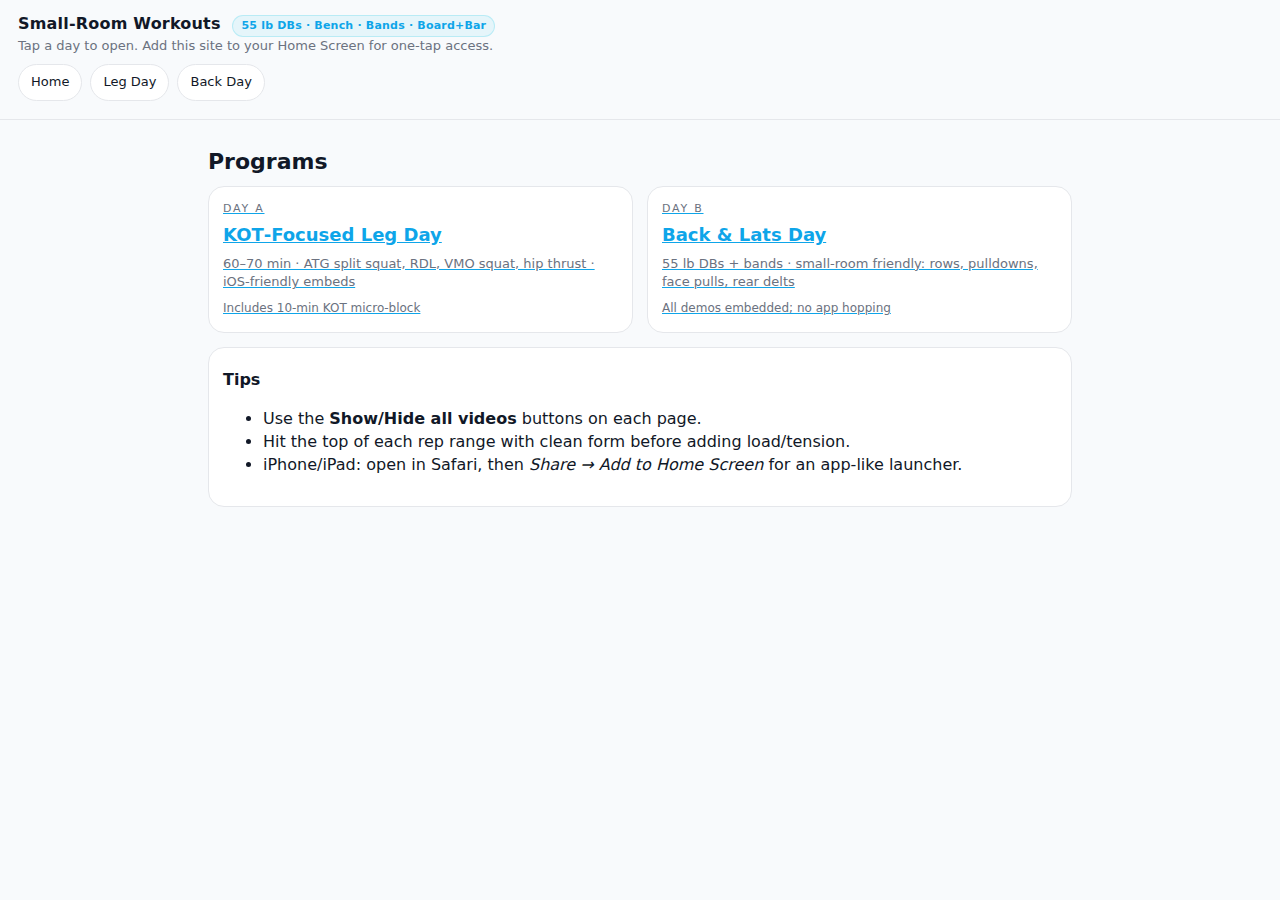
<file: index.html>
<!doctype html>
<html lang="en">
<head>
  <meta charset="utf-8" />
  <meta name="viewport" content="width=device-width, initial-scale=1" />
  <title>Home — Small‑Room Workouts</title>
  <link rel="stylesheet" href="style.css" />
</head>
<body>
  <header class="site">
    <div class="brand">Small‑Room Workouts <span class="badge">55 lb DBs · Bench · Bands · Board+Bar</span></div>
    <div class="sub">Tap a day to open. Add this site to your Home Screen for one‑tap access.</div>
    <nav class="tabs">
      <a href="index.html">Home</a>
      <a href="legs.html">Leg Day</a>
      <a href="back.html">Back Day</a>
    </nav>
  </header>
  <div class="container">
    <h1>Programs</h1>
    <div class="grid cards">
      <a class="card" href="legs.html">
        <div class="eyebrow">Day A</div>
        <h2>KOT‑Focused Leg Day</h2>
        <div class="meta">60–70 min · ATG split squat, RDL, VMO squat, hip thrust · iOS‑friendly embeds</div>
        <div class="footer-note">Includes 10‑min KOT micro‑block</div>
      </a>
      <a class="card" href="back.html">
        <div class="eyebrow">Day B</div>
        <h2>Back & Lats Day</h2>
        <div class="meta">55 lb DBs + bands · small‑room friendly: rows, pulldowns, face pulls, rear delts</div>
        <div class="footer-note">All demos embedded; no app hopping</div>
      </a>
    </div>
    <div class="card" style="margin-top:14px">
      <h3>Tips</h3>
      <ul>
        <li>Use the <strong>Show/Hide all videos</strong> buttons on each page.</li>
        <li>Hit the top of each rep range with clean form before adding load/tension.</li>
        <li>iPhone/iPad: open in Safari, then <em>Share → Add to Home Screen</em> for an app‑like launcher.</li>
      </ul>
    </div>
  </div>
  <script src="app.js"></script>
</body>
</html>
</file>
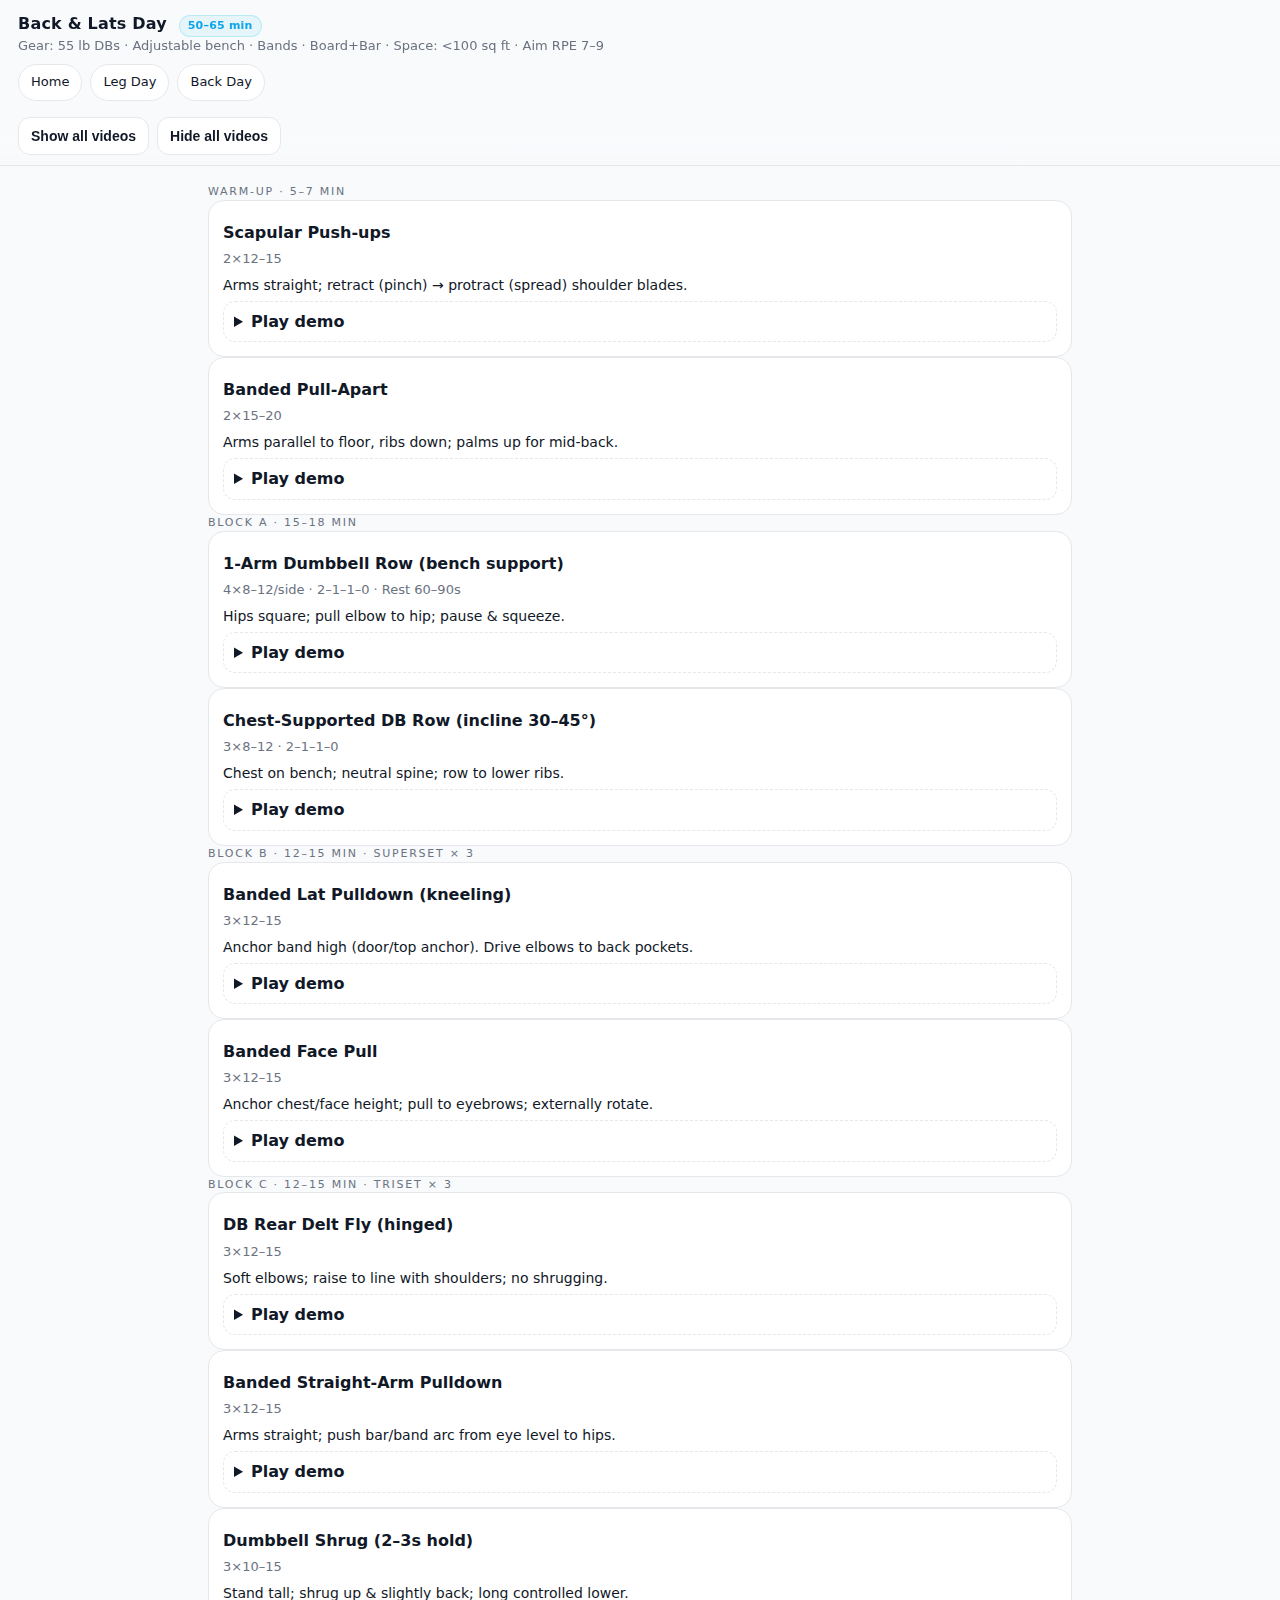
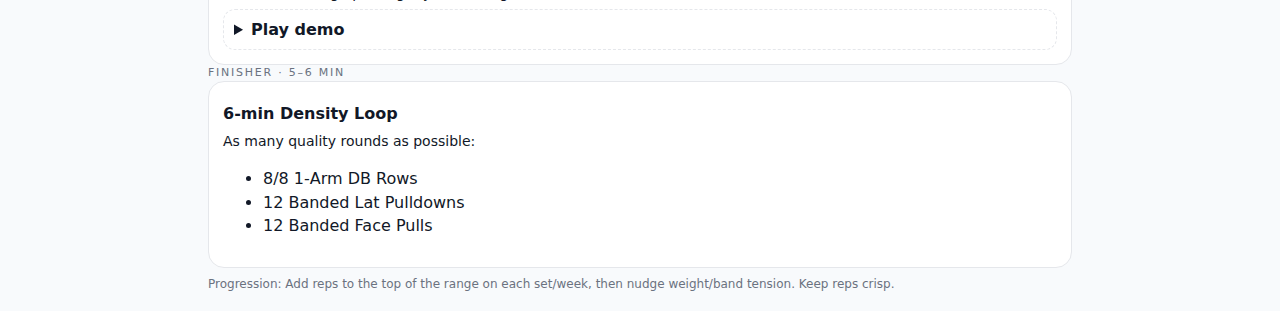
<file: back.html>
<!doctype html>
<html lang="en">
<head>
  <meta charset="utf-8" />
  <meta name="viewport" content="width=device-width, initial-scale=1" />
  <title>Back Day — Small‑Room Workouts</title>
  <link rel="stylesheet" href="style.css" />
</head>
<body>
  <header class="site">
    <div class="brand">Back & Lats Day <span class="badge">50–65 min</span></div>
    <div class="sub">Gear: 55 lb DBs · Adjustable bench · Bands · Board+Bar · Space: &lt;100 sq ft · Aim RPE 7–9</div>
    <nav class="tabs">
      <a href="index.html">Home</a>
      <a href="legs.html">Leg Day</a>
      <a href="back.html">Back Day</a>
    </nav>
    <div class="btnbar">
      <button onclick="toggleAll(true)">Show all videos</button>
      <button onclick="toggleAll(false)">Hide all videos</button>
    </div>
  </header>

  <div class="container">
    <div class="eyebrow">Warm‑up · 5–7 min</div>
    <div class="card">
      <h3>Scapular Push‑ups</h3>
      <div class="meta">2×12–15</div>
      <div class="cues">Arms straight; retract (pinch) → protract (spread) shoulder blades.</div>
      <details><summary>Play demo</summary>
        <iframe src="https://www.youtube.com/embed/c1IgV5A6Xvw" title="Scapular Pushups"></iframe>
      </details>
    </div>
    <div class="card">
      <h3>Banded Pull‑Apart</h3>
      <div class="meta">2×15–20</div>
      <div class="cues">Arms parallel to floor, ribs down; palms up for mid‑back.</div>
      <details><summary>Play demo</summary>
        <iframe src="https://www.youtube.com/embed/5j3x1w3mS1w" title="Band Pull Apart"></iframe>
      </details>
    </div>

    <div class="eyebrow">Block A · 15–18 min</div>
    <div class="card">
      <h3>1‑Arm Dumbbell Row (bench support)</h3>
      <div class="meta">4×8–12/side · 2–1–1–0 · Rest 60–90s</div>
      <div class="cues">Hips square; pull elbow to hip; pause & squeeze.</div>
      <details><summary>Play demo</summary>
        <iframe src="https://www.youtube.com/embed/pYcpY20QaE8" title="One Arm DB Row"></iframe>
      </details>
    </div>
    <div class="card">
      <h3>Chest‑Supported DB Row (incline 30–45°)</h3>
      <div class="meta">3×8–12 · 2–1–1–0</div>
      <div class="cues">Chest on bench; neutral spine; row to lower ribs.</div>
      <details><summary>Play demo</summary>
        <iframe src="https://www.youtube.com/embed/ykKfE5HnH0o" title="Chest Supported Row"></iframe>
      </details>
    </div>

    <div class="eyebrow">Block B · 12–15 min · Superset × 3</div>
    <div class="card">
      <h3>Banded Lat Pulldown (kneeling)</h3>
      <div class="meta">3×12–15</div>
      <div class="cues">Anchor band high (door/top anchor). Drive elbows to back pockets.</div>
      <details><summary>Play demo</summary>
        <iframe src="https://www.youtube.com/embed/Nv1pjE6VILc" title="Band Lat Pulldown"></iframe>
      </details>
    </div>
    <div class="card">
      <h3>Banded Face Pull</h3>
      <div class="meta">3×12–15</div>
      <div class="cues">Anchor chest/face height; pull to eyebrows; externally rotate.</div>
      <details><summary>Play demo</summary>
        <iframe src="https://www.youtube.com/embed/rep-qVOk3Xk" title="Band Face Pull"></iframe>
      </details>
    </div>

    <div class="eyebrow">Block C · 12–15 min · Triset × 3</div>
    <div class="card">
      <h3>DB Rear Delt Fly (hinged)</h3>
      <div class="meta">3×12–15</div>
      <div class="cues">Soft elbows; raise to line with shoulders; no shrugging.</div>
      <details><summary>Play demo</summary>
        <iframe src="https://www.youtube.com/embed/HzsRD9r0WUU" title="Rear Delt Fly"></iframe>
      </details>
    </div>
    <div class="card">
      <h3>Banded Straight‑Arm Pulldown</h3>
      <div class="meta">3×12–15</div>
      <div class="cues">Arms straight; push bar/band arc from eye level to hips.</div>
      <details><summary>Play demo</summary>
        <iframe src="https://www.youtube.com/embed/w0rExE3Qp5s" title="Straight Arm Pulldown (Band)"></iframe>
      </details>
    </div>
    <div class="card">
      <h3>Dumbbell Shrug (2–3s hold)</h3>
      <div class="meta">3×10–15</div>
      <div class="cues">Stand tall; shrug up & slightly back; long controlled lower.</div>
      <details><summary>Play demo</summary>
        <iframe src="https://www.youtube.com/embed/6kALZikXxLc" title="DB Shrug"></iframe>
      </details>
    </div>

    <div class="eyebrow">Finisher · 5–6 min</div>
    <div class="card">
      <h3>6‑min Density Loop</h3>
      <div class="cues">As many quality rounds as possible:</div>
      <ul>
        <li>8/8 1‑Arm DB Rows</li>
        <li>12 Banded Lat Pulldowns</li>
        <li>12 Banded Face Pulls</li>
      </ul>
    </div>

    <div class="footer-note">Progression: Add reps to the top of the range on each set/week, then nudge weight/band tension. Keep reps crisp.</div>
  </div>
  <script src="app.js"></script>
</body>
</html>
</file>
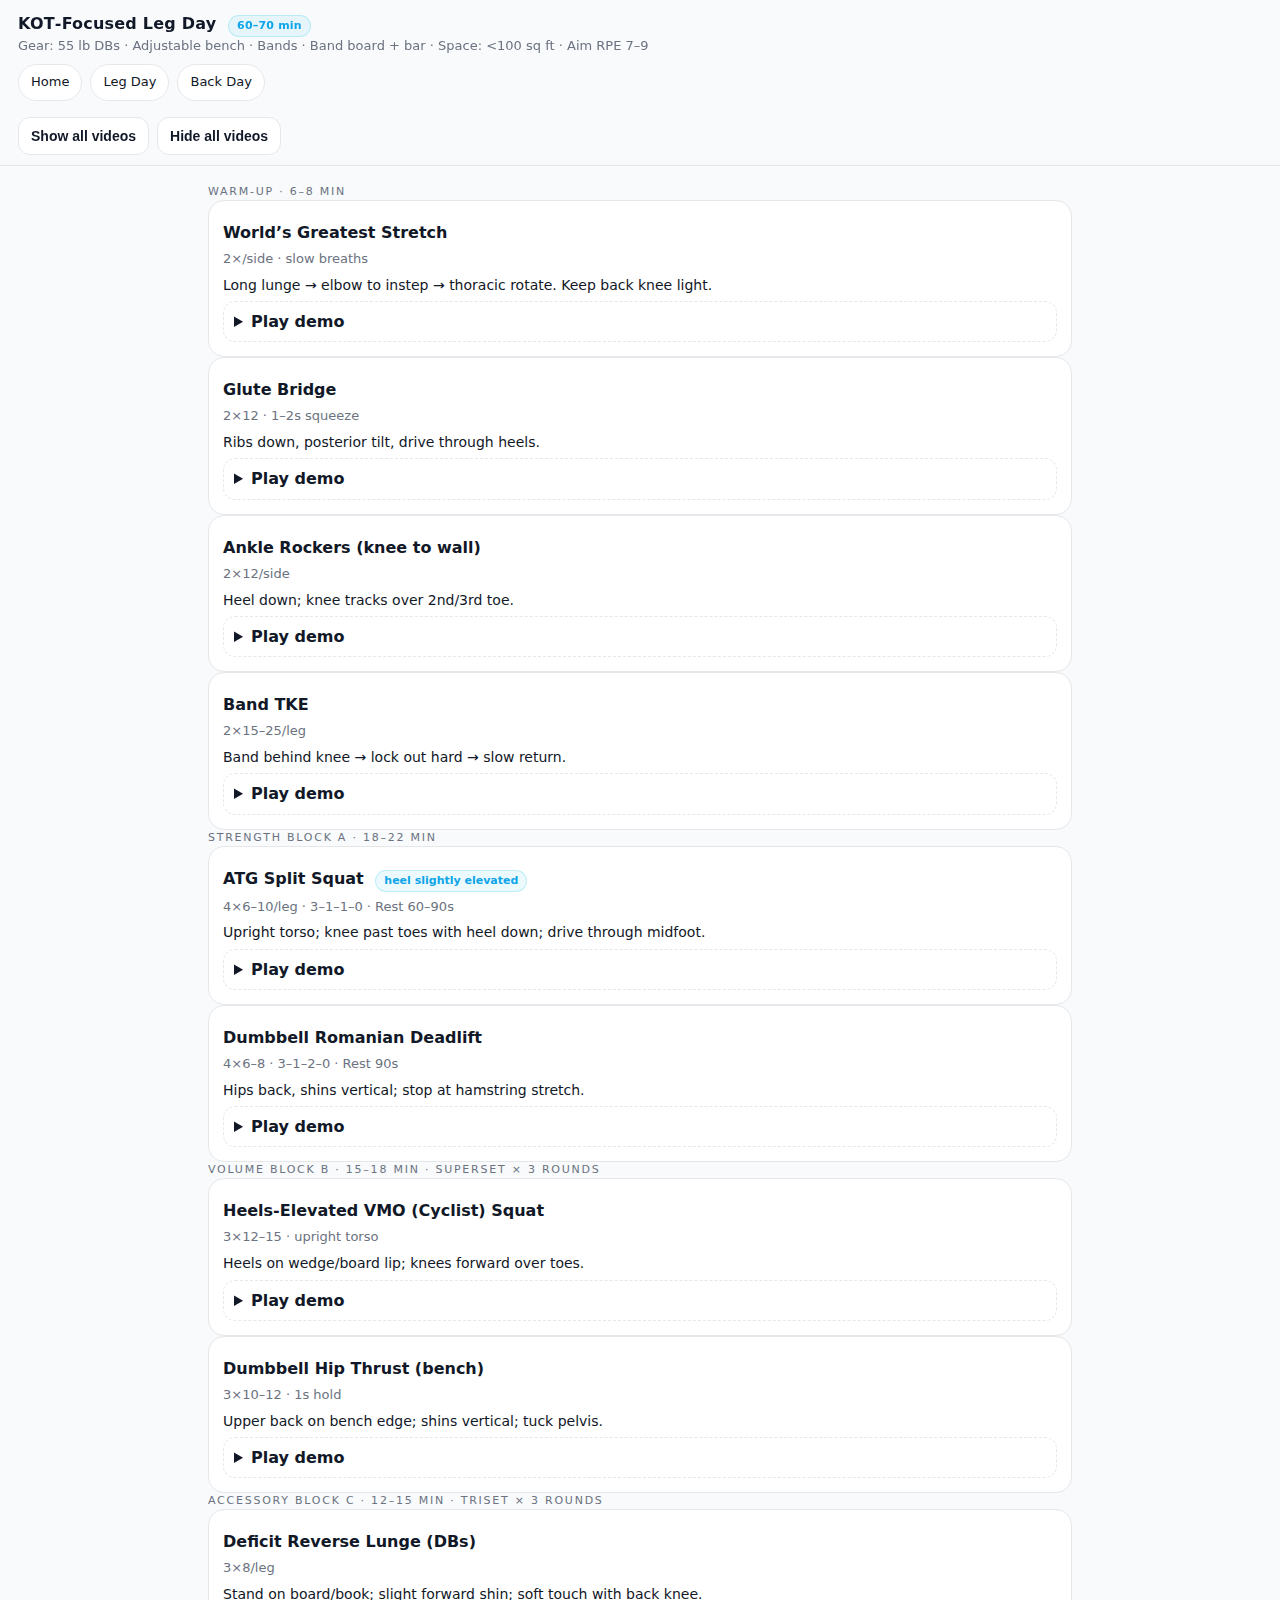
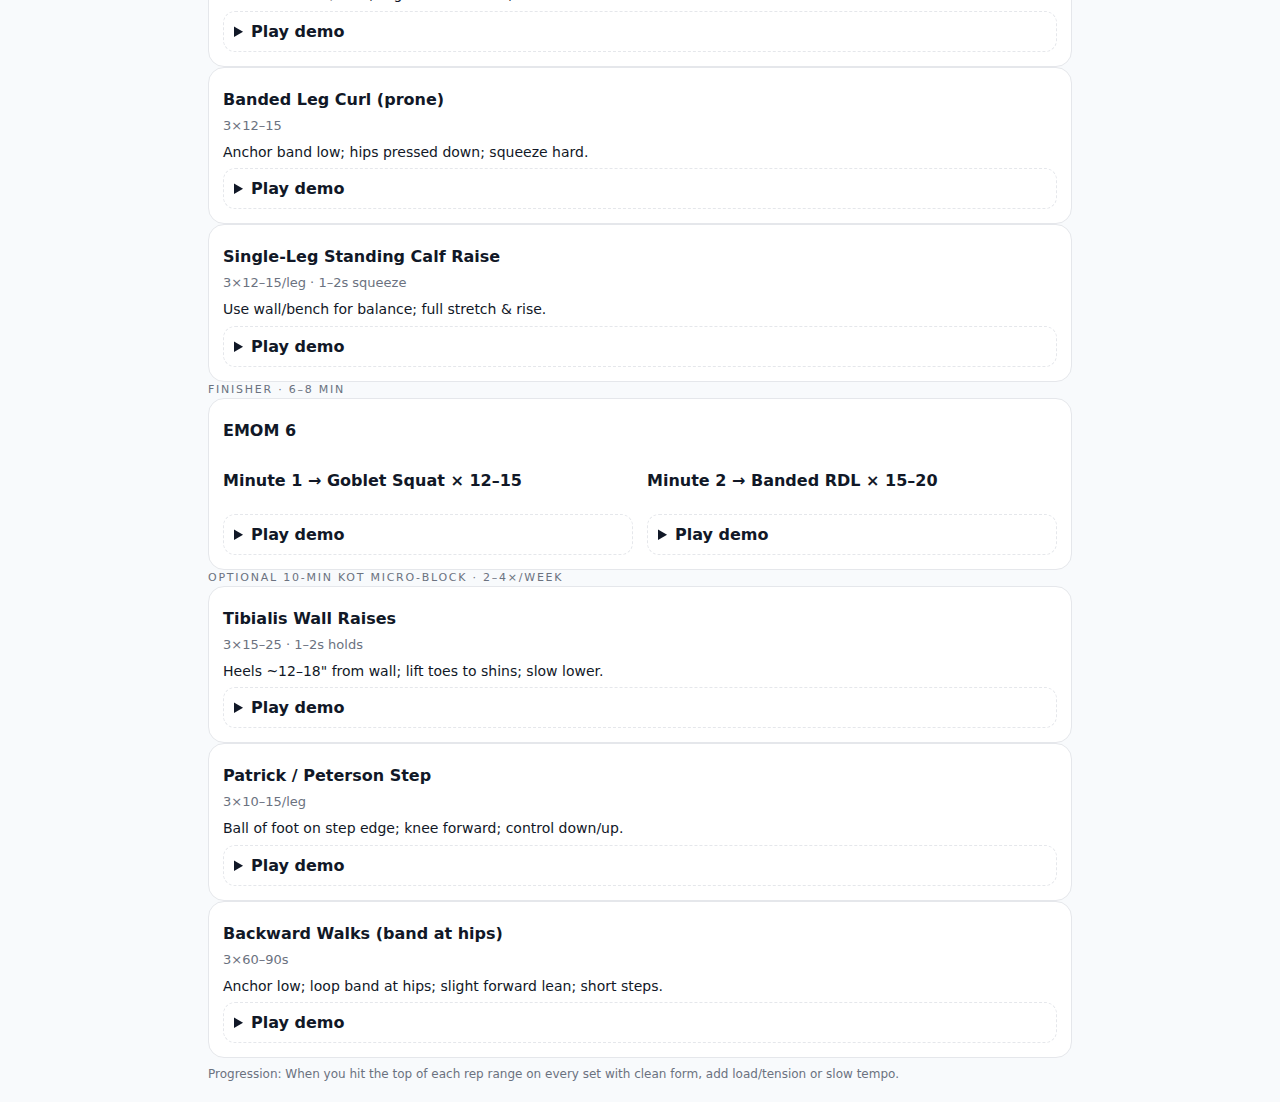
<file: legs.html>
<!doctype html>
<html lang="en">
<head>
  <meta charset="utf-8" />
  <meta name="viewport" content="width=device-width, initial-scale=1" />
  <title>Leg Day — Small‑Room Workouts</title>
  <link rel="stylesheet" href="style.css" />
</head>
<body>
  <header class="site">
    <div class="brand">KOT‑Focused Leg Day <span class="badge">60–70 min</span></div>
    <div class="sub">Gear: 55 lb DBs · Adjustable bench · Bands · Band board + bar · Space: &lt;100 sq ft · Aim RPE 7–9</div>
    <nav class="tabs">
      <a href="index.html">Home</a>
      <a href="legs.html">Leg Day</a>
      <a href="back.html">Back Day</a>
    </nav>
    <div class="btnbar">
      <button onclick="toggleAll(true)">Show all videos</button>
      <button onclick="toggleAll(false)">Hide all videos</button>
    </div>
  </header>
  <div class="container">

    <div class="eyebrow">Warm‑up · 6–8 min</div>
    <div class="card">
      <h3>World’s Greatest Stretch</h3>
      <div class="meta">2×/side · slow breaths</div>
      <div class="cues">Long lunge → elbow to instep → thoracic rotate. Keep back knee light.</div>
      <details><summary>Play demo</summary>
        <iframe src="https://www.youtube.com/embed/-CiWQ2IvY34" title="World's Greatest Stretch"></iframe>
      </details>
    </div>
    <div class="card">
      <h3>Glute Bridge</h3>
      <div class="meta">2×12 · 1–2s squeeze</div>
      <div class="cues">Ribs down, posterior tilt, drive through heels.</div>
      <details><summary>Play demo</summary>
        <iframe src="https://www.youtube.com/embed/OUgsJ8-Vi0E" title="Glute Bridge"></iframe>
      </details>
    </div>
    <div class="card">
      <h3>Ankle Rockers (knee to wall)</h3>
      <div class="meta">2×12/side</div>
      <div class="cues">Heel down; knee tracks over 2nd/3rd toe.</div>
      <details><summary>Play demo</summary>
        <iframe src="https://www.youtube.com/embed/ElrpduJn92Y" title="Knee-to-wall"></iframe>
      </details>
    </div>
    <div class="card">
      <h3>Band TKE</h3>
      <div class="meta">2×15–25/leg</div>
      <div class="cues">Band behind knee → lock out hard → slow return.</div>
      <details><summary>Play demo</summary>
        <iframe src="https://www.youtube.com/embed/7xG3MeoLjC0" title="Banded TKE"></iframe>
      </details>
    </div>

    <div class="eyebrow">Strength Block A · 18–22 min</div>
    <div class="card">
      <h3>ATG Split Squat <span class="badge">heel slightly elevated</span></h3>
      <div class="meta">4×6–10/leg · 3–1–1–0 · Rest 60–90s</div>
      <div class="cues">Upright torso; knee past toes with heel down; drive through midfoot.</div>
      <details><summary>Play demo</summary>
        <iframe src="https://www.youtube.com/embed/MjWBk2SqXxk" title="ATG Split Squat"></iframe>
      </details>
    </div>
    <div class="card">
      <h3>Dumbbell Romanian Deadlift</h3>
      <div class="meta">4×6–8 · 3–1–2–0 · Rest 90s</div>
      <div class="cues">Hips back, shins vertical; stop at hamstring stretch.</div>
      <details><summary>Play demo</summary>
        <iframe src="https://www.youtube.com/embed/FQKfr1YDhEk" title="DB RDL"></iframe>
      </details>
    </div>

    <div class="eyebrow">Volume Block B · 15–18 min · Superset × 3 rounds</div>
    <div class="card">
      <h3>Heels‑Elevated VMO (Cyclist) Squat</h3>
      <div class="meta">3×12–15 · upright torso</div>
      <div class="cues">Heels on wedge/board lip; knees forward over toes.</div>
      <details><summary>Play demo</summary>
        <iframe src="https://www.youtube.com/embed/TysYZ7rKhpM" title="Cyclist Goblet Squat"></iframe>
      </details>
    </div>
    <div class="card">
      <h3>Dumbbell Hip Thrust (bench)</h3>
      <div class="meta">3×10–12 · 1s hold</div>
      <div class="cues">Upper back on bench edge; shins vertical; tuck pelvis.</div>
      <details><summary>Play demo</summary>
        <iframe src="https://www.youtube.com/embed/29OfN4ztW_g" title="DB Hip Thrust"></iframe>
      </details>
    </div>

    <div class="eyebrow">Accessory Block C · 12–15 min · Triset × 3 rounds</div>
    <div class="card">
      <h3>Deficit Reverse Lunge (DBs)</h3>
      <div class="meta">3×8/leg</div>
      <div class="cues">Stand on board/book; slight forward shin; soft touch with back knee.</div>
      <details><summary>Play demo</summary>
        <iframe src="https://www.youtube.com/embed/S8UKm6oHGis" title="Deficit Reverse Lunge"></iframe>
      </details>
    </div>
    <div class="card">
      <h3>Banded Leg Curl (prone)</h3>
      <div class="meta">3×12–15</div>
      <div class="cues">Anchor band low; hips pressed down; squeeze hard.</div>
      <details><summary>Play demo</summary>
        <iframe src="https://www.youtube.com/embed/nryFYmxflcU" title="Banded Leg Curl"></iframe>
      </details>
    </div>
    <div class="card">
      <h3>Single‑Leg Standing Calf Raise</h3>
      <div class="meta">3×12–15/leg · 1–2s squeeze</div>
      <div class="cues">Use wall/bench for balance; full stretch & rise.</div>
      <details><summary>Play demo</summary>
        <iframe src="https://www.youtube.com/embed/ElcvJ0kjt6c" title="Single‑Leg Calf Raise"></iframe>
      </details>
    </div>

    <div class="eyebrow">Finisher · 6–8 min</div>
    <div class="card">
      <h3>EMOM 6</h3>
      <div class="grid" style="grid-template-columns:repeat(auto-fit,minmax(260px,1fr))">
        <div>
          <h4>Minute 1 → Goblet Squat × 12–15</h4>
          <details><summary>Play demo</summary>
            <iframe src="https://www.youtube.com/embed/MeIiIdhvXT4" title="Goblet Squat"></iframe>
          </details>
        </div>
        <div>
          <h4>Minute 2 → Banded RDL × 15–20</h4>
          <details><summary>Play demo</summary>
            <iframe src="https://www.youtube.com/embed/NaKsZos0bIY" title="Banded RDL"></iframe>
          </details>
        </div>
      </div>
    </div>

    <div class="eyebrow">Optional 10‑min KOT Micro‑Block · 2–4×/week</div>
    <div class="card">
      <h3>Tibialis Wall Raises</h3>
      <div class="meta">3×15–25 · 1–2s holds</div>
      <div class="cues">Heels ~12–18" from wall; lift toes to shins; slow lower.</div>
      <details><summary>Play demo</summary>
        <iframe src="https://www.youtube.com/embed/VzIcGAgBiaM" title="Tibialis Wall Raises"></iframe>
      </details>
    </div>
    <div class="card">
      <h3>Patrick / Peterson Step</h3>
      <div class="meta">3×10–15/leg</div>
      <div class="cues">Ball of foot on step edge; knee forward; control down/up.</div>
      <details><summary>Play demo</summary>
        <iframe src="https://www.youtube.com/embed/GAjKqmtaGh4" title="Patrick Step"></iframe>
      </details>
    </div>
    <div class="card">
      <h3>Backward Walks (band at hips)</h3>
      <div class="meta">3×60–90s</div>
      <div class="cues">Anchor low; loop band at hips; slight forward lean; short steps.</div>
      <details><summary>Play demo</summary>
        <iframe src="https://www.youtube.com/embed/TFALlIwnMw4" title="Backward Walks"></iframe>
      </details>
    </div>

    <div class="footer-note">Progression: When you hit the top of each rep range on every set with clean form, add load/tension or slow tempo.</div>
  </div>
  <script src="app.js"></script>
</body>
</html>
</file>
<file: style.css>
:root{
  --bg:#0b0c10; --card:#121318; --muted:#9aa3ad; --text:#e9eef3; --accent:#66d9ef; --accent2:#a6e22e; --border:#1e222a;
}
@media (prefers-color-scheme: light){
  :root{ --bg:#f8fafc; --card:#ffffff; --text:#111827; --muted:#6b7280; --border:#e5e7eb; --accent:#0ea5e9; --accent2:#10b981; }
}
*{box-sizing:border-box}
body{margin:0;background:var(--bg);color:var(--text);font-family:system-ui,-apple-system,Segoe UI,Roboto,Ubuntu,Cantarell,Inter,"Helvetica Neue",Arial,"Noto Sans",sans-serif;line-height:1.45}
a{color:var(--accent)}
.container{max-width:900px;margin:0 auto;padding:18px}
header.site{position:sticky;top:0;z-index:40;background:linear-gradient(to bottom,var(--bg) 85%,transparent);border-bottom:1px solid var(--border);padding:12px 18px 10px}
.site .brand{font-weight:900;letter-spacing:.2px}
.site .sub{font-size:13px;color:var(--muted)}
nav.tabs{display:flex;gap:8px;overflow:auto;padding:8px 0}
nav.tabs a{white-space:nowrap;text-decoration:none;color:var(--text);border:1px solid var(--border);background:var(--card);padding:8px 12px;border-radius:999px;font-size:13px}
.grid{display:grid;gap:14px}
.cards{grid-template-columns:repeat(2,minmax(0,1fr))}
@media (max-width:640px){.cards{grid-template-columns:1fr}}
.card{background:var(--card);border:1px solid var(--border);border-radius:16px;padding:14px}
h1{font-size:22px;margin:8px 0}
h2{font-size:18px;margin:6px 0}
h3{font-size:16px;margin:6px 0}
.eyebrow{color:var(--muted);text-transform:uppercase;font-size:11px;letter-spacing:.16em}
.meta{font-size:13px;color:var(--muted)}
.cues{font-size:14px;margin-top:6px}
details{border:1px dashed var(--border);border-radius:12px;padding:8px 10px;background:transparent;margin-top:6px}
summary{cursor:pointer;font-weight:700}
iframe{width:100%;height:220px;border:0;border-radius:12px}
.badge{display:inline-block;padding:2px 8px;background:rgba(102,217,239,.12);color:var(--accent);border:1px solid rgba(102,217,239,.35);border-radius:999px;font-size:11px;font-weight:700;margin-left:6px}
.pills{display:flex;gap:8px;flex-wrap:wrap;margin:6px 0}
.pill{border:1px solid var(--border);background:transparent;border-radius:999px;padding:6px 10px;font-size:12px}
.checks{display:flex;gap:6px;flex-wrap:wrap;margin:8px 0}
.checks input{width:22px;height:22px}
.footer-note{font-size:12px;color:var(--muted);margin-top:8px}
.btnbar{display:flex;gap:8px;flex-wrap:wrap;margin-top:8px}
button{appearance:none;border:1px solid var(--border);background:var(--card);color:var(--text);padding:10px 12px;border-radius:12px;font-weight:600;font-size:14px}
button:active{transform:translateY(1px)}
</file>
